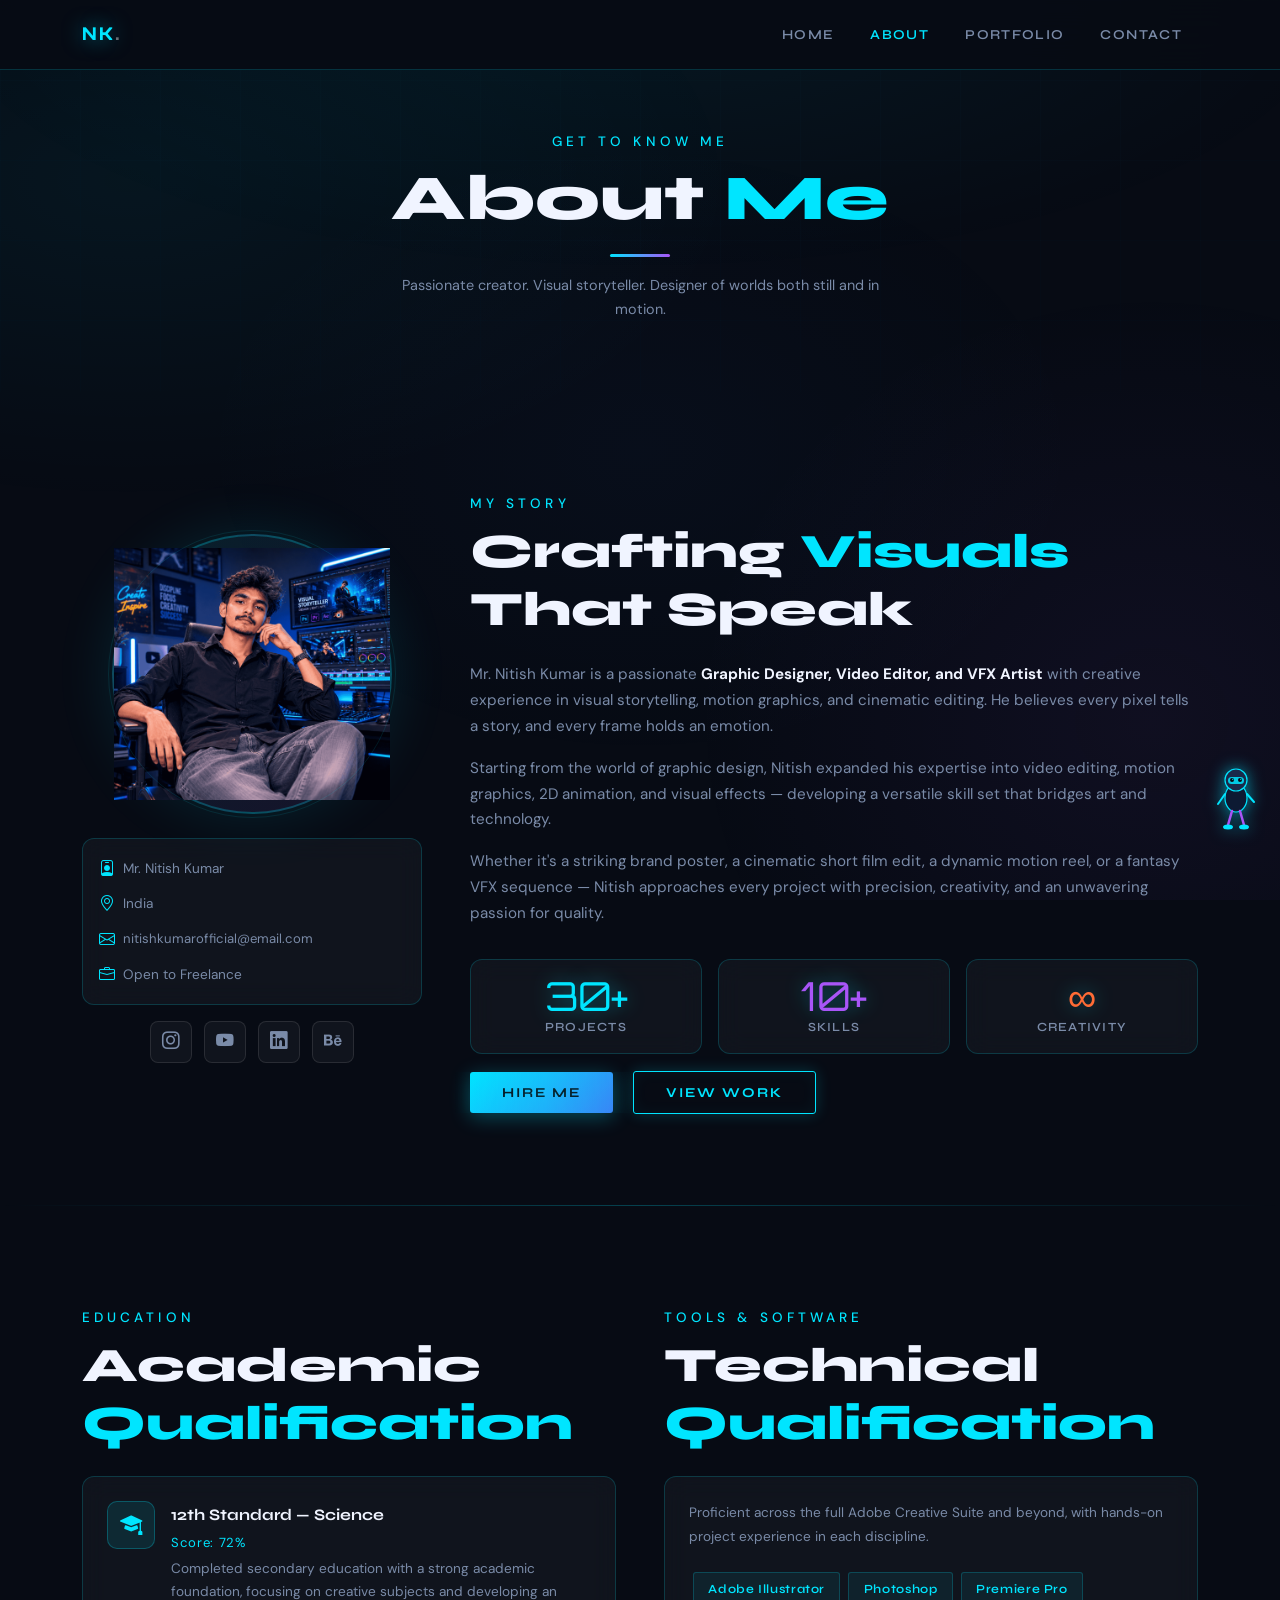
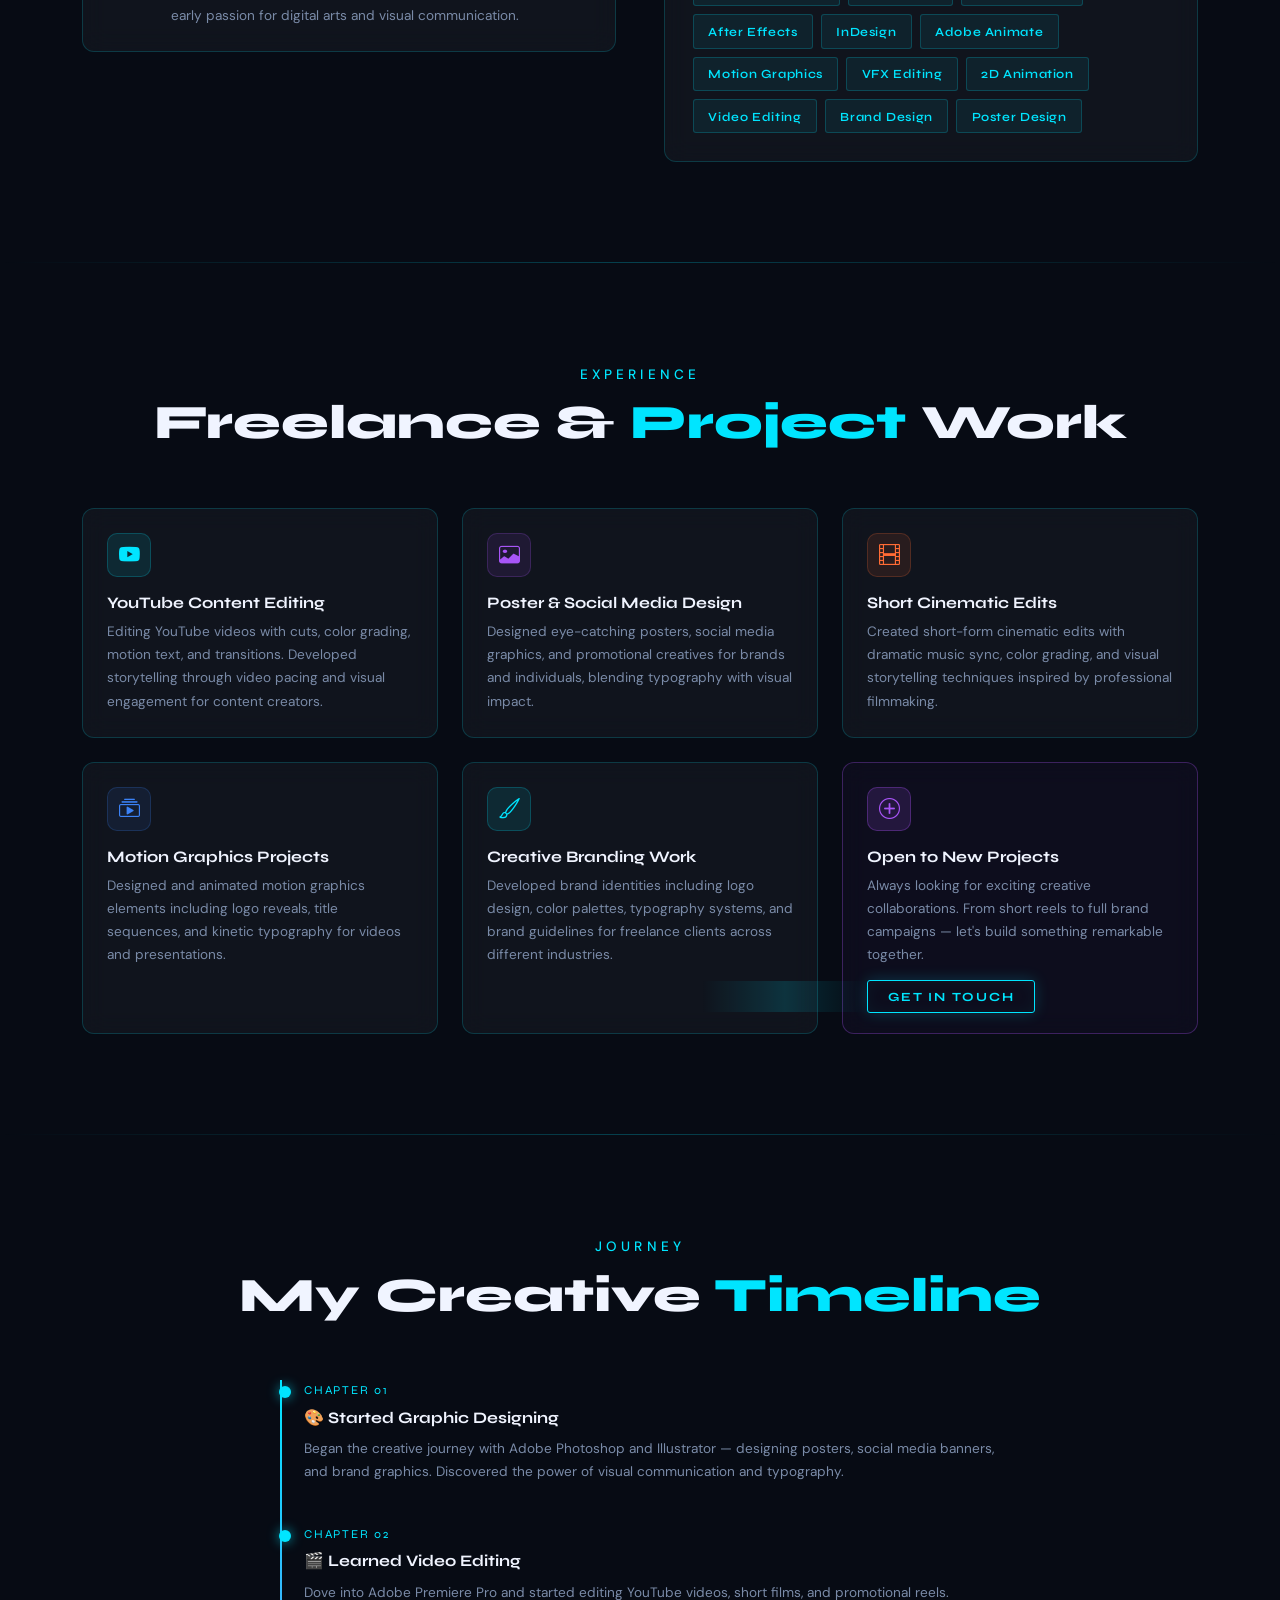
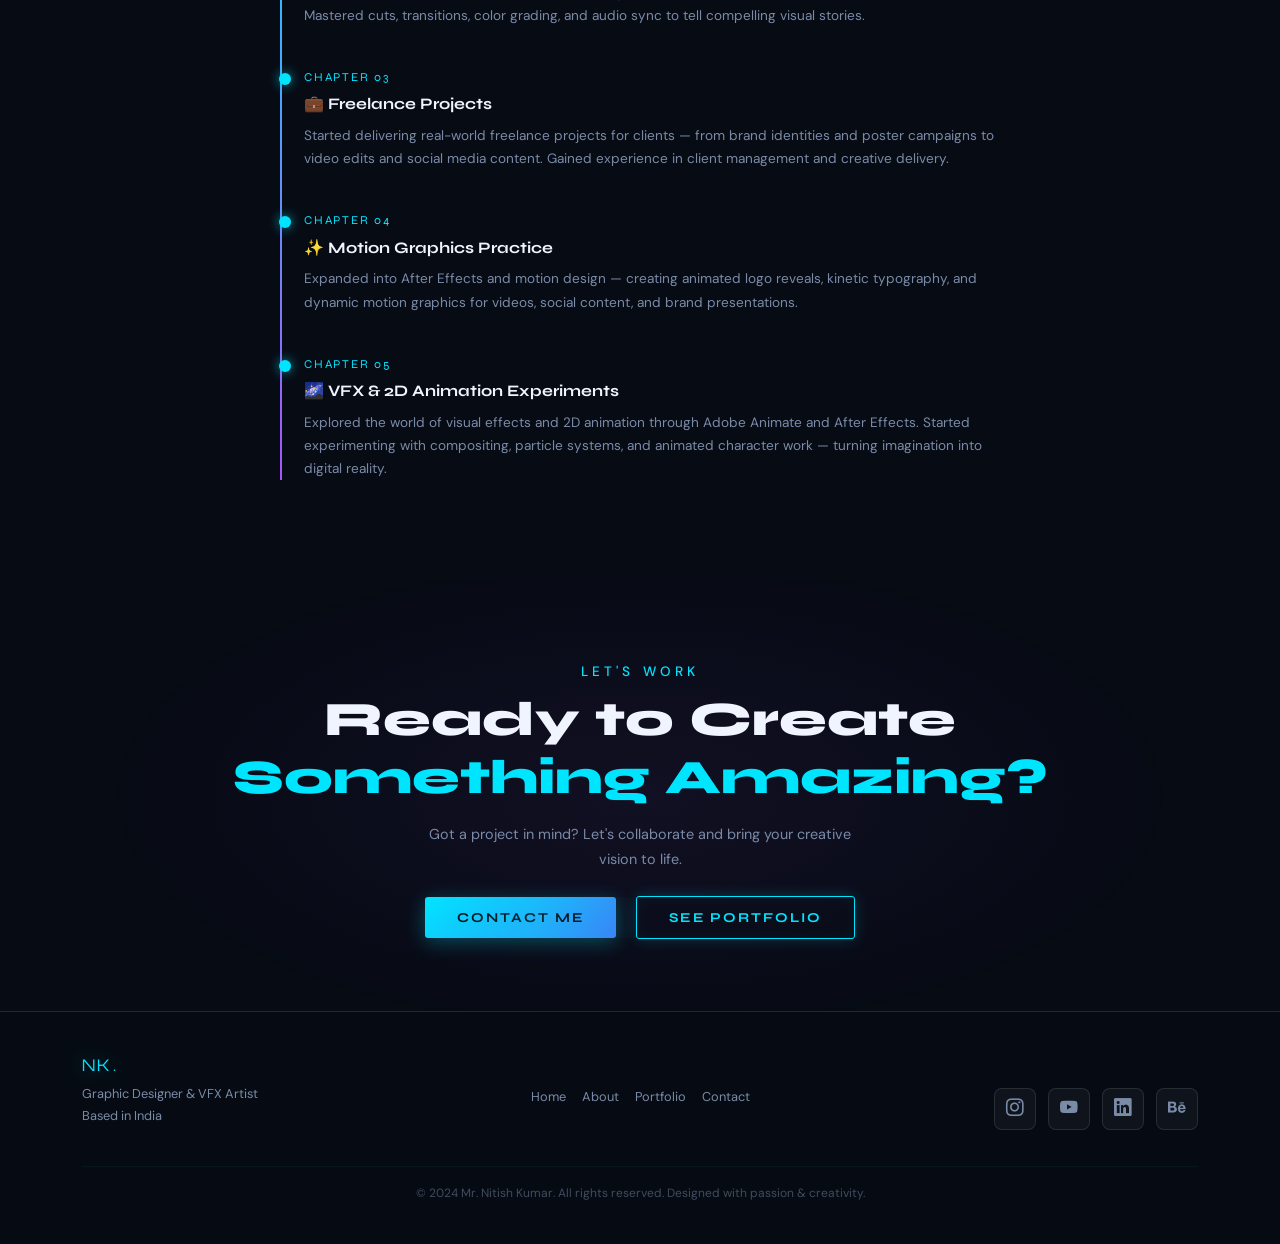
<file: about.html>
<!DOCTYPE html>
<html lang="en">
<head>
  <!-- ==========================================
       NITISH KUMAR PORTFOLIO | ABOUT PAGE
       ========================================== -->
  <meta charset="UTF-8" />
  <meta name="viewport" content="width=device-width, initial-scale=1.0" />
  <title>About | Nitish Kumar — Graphic Designer & VFX Artist</title>

  <link rel="stylesheet" href="https://cdn.jsdelivr.net/npm/bootstrap@5.3.2/dist/css/bootstrap.min.css" />
  <link rel="stylesheet" href="https://cdn.jsdelivr.net/npm/bootstrap-icons@1.11.3/font/bootstrap-icons.css" />
  <link rel="stylesheet" href="style.css" />
</head>
<body>

  <!-- ==========================================
       NAVBAR
       ========================================== -->
  <nav class="navbar navbar-expand-lg navbar-custom fixed-top" id="mainNav">
    <div class="container">
      <a class="navbar-brand display-font" href="index.html">NK<span style="color:#fff;opacity:.4">.</span></a>
      <button class="navbar-toggler" type="button" data-bs-toggle="collapse" data-bs-target="#navMenu">
        <span class="navbar-toggler-icon"></span>
      </button>
      <div class="collapse navbar-collapse" id="navMenu">
        <ul class="navbar-nav ms-auto gap-1">
          <li class="nav-item"><a class="nav-link" href="index.html">Home</a></li>
          <li class="nav-item"><a class="nav-link active" href="about.html">About</a></li>
          <li class="nav-item"><a class="nav-link" href="portfolio.html">Portfolio</a></li>
          <li class="nav-item"><a class="nav-link" href="contact.html">Contact</a></li>
        </ul>
      </div>
    </div>
  </nav>

  <!-- ==========================================
       PAGE BANNER
       ========================================== -->
  <section class="page-banner">
    <!-- Decorative lines -->
    <svg style="position:absolute;inset:0;width:100%;height:100%;opacity:.04;pointer-events:none" xmlns="http://www.w3.org/2000/svg">
      <defs><pattern id="pg" width="80" height="80" patternUnits="userSpaceOnUse">
        <path d="M80 0H0V80" fill="none" stroke="#00e5ff" stroke-width=".6"/>
      </pattern></defs>
      <rect width="100%" height="100%" fill="url(#pg)"/>
    </svg>
    <div class="container position-relative">
      <p class="section-subtitle">Get To Know Me</p>
      <h1 class="page-banner-title">About <span class="text-cyan">Me</span></h1>
      <div class="page-banner-line"></div>
      <p style="color:var(--text-muted);max-width:520px;margin:auto;font-size:.9rem;">
        Passionate creator. Visual storyteller. Designer of worlds both still and in motion.
      </p>
    </div>
  </section>

  <!-- ==========================================
       DETAILED ABOUT SECTION
       ========================================== -->
  <section class="section-pad">
    <div class="container">
      <div class="row align-items-center g-5">

        <!-- Profile Column -->
        <div class="col-lg-4 text-center reveal">
          <div class="profile-placeholder mx-auto mb-4">
          <img src="images/portfolio.png" alt=""/> </div>
          <!-- Quick-info badge list -->
          <div class="glass-card p-3 text-start mt-3">
            <div class="d-flex align-items-center gap-2 mb-2">
              <i class="bi bi-person-badge text-cyan"></i>
              <span style="font-size:.85rem;color:var(--text-muted)">Mr. Nitish Kumar</span>
            </div>
            <div class="d-flex align-items-center gap-2 mb-2">
              <i class="bi bi-geo-alt text-cyan"></i>
              <span style="font-size:.85rem;color:var(--text-muted)">India</span>
            </div>
            <div class="d-flex align-items-center gap-2 mb-2">
              <i class="bi bi-envelope text-cyan"></i>
              <span style="font-size:.82rem;color:var(--text-muted)">nitishkumarofficial@email.com</span>
            </div>
            <div class="d-flex align-items-center gap-2">
              <i class="bi bi-briefcase text-cyan"></i>
              <span style="font-size:.85rem;color:var(--text-muted)">Open to Freelance</span>
            </div>
          </div>
          <!-- Social -->
          <div class="social-links justify-content-center mt-3">
            <a href="#" class="social-link" title="Instagram"><i class="bi bi-instagram"></i></a>
            <a href="#" class="social-link" title="YouTube"><i class="bi bi-youtube"></i></a>
            <a href="#" class="social-link" title="LinkedIn"><i class="bi bi-linkedin"></i></a>
            <a href="#" class="social-link" title="Behance"><i class="bi bi-behance"></i></a>
          </div>
        </div>

        <!-- Text Column -->
        <div class="col-lg-8 reveal reveal-delay-2">
          <p class="section-subtitle">My Story</p>
          <h2 class="section-title mb-4">Crafting <span>Visuals</span> That Speak</h2>

          <p style="color:var(--text-muted);font-size:.95rem;margin-bottom:1rem;">
            Mr. Nitish Kumar is a passionate <strong style="color:var(--text-primary)">Graphic Designer, Video Editor, and VFX Artist</strong> with creative experience in visual storytelling, motion graphics, and cinematic editing. He believes every pixel tells a story, and every frame holds an emotion.
          </p>
          <p style="color:var(--text-muted);font-size:.95rem;margin-bottom:1rem;">
            Starting from the world of graphic design, Nitish expanded his expertise into video editing, motion graphics, 2D animation, and visual effects — developing a versatile skill set that bridges art and technology.
          </p>
          <p style="color:var(--text-muted);font-size:.95rem;margin-bottom:2rem;">
            Whether it's a striking brand poster, a cinematic short film edit, a dynamic motion reel, or a fantasy VFX sequence — Nitish approaches every project with precision, creativity, and an unwavering passion for quality.
          </p>

          <!-- Stat row -->
          <div class="row g-3 mb-4">
            <div class="col-4">
              <div class="glass-card p-3 text-center">
                <div class="stat-number">30+</div>
                <div class="stat-label">Projects</div>
              </div>
            </div>
            <div class="col-4">
              <div class="glass-card p-3 text-center">
                <div class="stat-number" style="color:var(--purple)">10+</div>
                <div class="stat-label">Skills</div>
              </div>
            </div>
            <div class="col-4">
              <div class="glass-card p-3 text-center">
                <div class="stat-number" style="color:var(--orange)">∞</div>
                <div class="stat-label">Creativity</div>
              </div>
            </div>
          </div>
          <a href="contact.html" class="btn-solid me-3">Hire Me</a>
          <a href="portfolio.html" class="btn-glow">View Work</a>
        </div>
      </div>
    </div>
  </section>

  <div class="glow-divider"></div>

  <!-- ==========================================
       QUALIFICATIONS
       ========================================== -->
  <section class="section-pad">
    <div class="container">
      <div class="row g-5">

        <!-- Academic -->
        <div class="col-md-6 reveal">
          <p class="section-subtitle">Education</p>
          <h3 class="section-title mb-4">Academic <span>Qualification</span></h3>
          <div class="glass-card p-4">
            <div class="d-flex gap-3 align-items-start">
              <div style="width:48px;height:48px;border-radius:10px;background:rgba(0,229,255,.1);border:1px solid rgba(0,229,255,.25);display:flex;align-items:center;justify-content:center;flex-shrink:0;">
                <i class="bi bi-mortarboard-fill text-cyan" style="font-size:1.4rem;"></i>
              </div>
              <div>
                <div style="font-family:var(--font-heading);font-weight:700;font-size:1rem;color:var(--text-primary);">12th Standard — Science</div>
                <div style="font-size:.82rem;color:var(--cyan);letter-spacing:.05em;margin:.2rem 0;">Score: 72%</div>
                <div style="font-size:.85rem;color:var(--text-muted);">Completed secondary education with a strong academic foundation, focusing on creative subjects and developing an early passion for digital arts and visual communication.</div>
              </div>
            </div>
          </div>
        </div>

        <!-- Technical Qualifications -->
        <div class="col-md-6 reveal reveal-delay-2">
          <p class="section-subtitle">Tools & Software</p>
          <h3 class="section-title mb-4">Technical <span>Qualification</span></h3>
          <div class="glass-card p-4">
            <p style="font-size:.85rem;color:var(--text-muted);margin-bottom:1.25rem;">Proficient across the full Adobe Creative Suite and beyond, with hands-on project experience in each discipline.</p>
            <div class="d-flex flex-wrap">
              <span class="qual-tag">Adobe Illustrator</span>
              <span class="qual-tag">Photoshop</span>
              <span class="qual-tag">Premiere Pro</span>
              <span class="qual-tag">After Effects</span>
              <span class="qual-tag">InDesign</span>
              <span class="qual-tag">Adobe Animate</span>
              <span class="qual-tag">Motion Graphics</span>
              <span class="qual-tag">VFX Editing</span>
              <span class="qual-tag">2D Animation</span>
              <span class="qual-tag">Video Editing</span>
              <span class="qual-tag">Brand Design</span>
              <span class="qual-tag">Poster Design</span>
            </div>
          </div>
        </div>
      </div>
    </div>
  </section>

  <div class="glow-divider"></div>

  <!-- ==========================================
       FREELANCE / PROJECT EXPERIENCE
       ========================================== -->
  <section class="section-pad">
    <div class="container">
      <div class="text-center mb-5 reveal">
        <p class="section-subtitle">Experience</p>
        <h2 class="section-title">Freelance & <span>Project</span> Work</h2>
      </div>

      <div class="row g-4">
        <!-- Experience Card 1 -->
        <div class="col-md-6 col-lg-4 reveal reveal-delay-1">
          <div class="glass-card p-4 h-100">
            <div style="width:44px;height:44px;border-radius:10px;background:rgba(0,229,255,.1);border:1px solid rgba(0,229,255,.2);display:flex;align-items:center;justify-content:center;margin-bottom:1rem;">
              <i class="bi bi-youtube text-cyan" style="font-size:1.3rem;"></i>
            </div>
            <h6 style="font-family:var(--font-heading);font-weight:700;color:var(--text-primary);margin-bottom:.5rem;">YouTube Content Editing</h6>
            <p style="font-size:.85rem;color:var(--text-muted);margin:0;">Editing YouTube videos with cuts, color grading, motion text, and transitions. Developed storytelling through video pacing and visual engagement for content creators.</p>
          </div>
        </div>
        <!-- Experience Card 2 -->
        <div class="col-md-6 col-lg-4 reveal reveal-delay-2">
          <div class="glass-card p-4 h-100">
            <div style="width:44px;height:44px;border-radius:10px;background:rgba(168,85,247,.1);border:1px solid rgba(168,85,247,.2);display:flex;align-items:center;justify-content:center;margin-bottom:1rem;">
              <i class="bi bi-image text-purple" style="font-size:1.3rem;"></i>
            </div>
            <h6 style="font-family:var(--font-heading);font-weight:700;color:var(--text-primary);margin-bottom:.5rem;">Poster & Social Media Design</h6>
            <p style="font-size:.85rem;color:var(--text-muted);margin:0;">Designed eye-catching posters, social media graphics, and promotional creatives for brands and individuals, blending typography with visual impact.</p>
          </div>
        </div>
        <!-- Experience Card 3 -->
        <div class="col-md-6 col-lg-4 reveal reveal-delay-3">
          <div class="glass-card p-4 h-100">
            <div style="width:44px;height:44px;border-radius:10px;background:rgba(255,107,53,.1);border:1px solid rgba(255,107,53,.2);display:flex;align-items:center;justify-content:center;margin-bottom:1rem;">
              <i class="bi bi-film text-orange" style="font-size:1.3rem;"></i>
            </div>
            <h6 style="font-family:var(--font-heading);font-weight:700;color:var(--text-primary);margin-bottom:.5rem;">Short Cinematic Edits</h6>
            <p style="font-size:.85rem;color:var(--text-muted);margin:0;">Created short-form cinematic edits with dramatic music sync, color grading, and visual storytelling techniques inspired by professional filmmaking.</p>
          </div>
        </div>
        <!-- Experience Card 4 -->
        <div class="col-md-6 col-lg-4 reveal reveal-delay-1">
          <div class="glass-card p-4 h-100">
            <div style="width:44px;height:44px;border-radius:10px;background:rgba(59,130,246,.1);border:1px solid rgba(59,130,246,.2);display:flex;align-items:center;justify-content:center;margin-bottom:1rem;">
              <i class="bi bi-collection-play" style="color:var(--blue);font-size:1.3rem;"></i>
            </div>
            <h6 style="font-family:var(--font-heading);font-weight:700;color:var(--text-primary);margin-bottom:.5rem;">Motion Graphics Projects</h6>
            <p style="font-size:.85rem;color:var(--text-muted);margin:0;">Designed and animated motion graphics elements including logo reveals, title sequences, and kinetic typography for videos and presentations.</p>
          </div>
        </div>
        <!-- Experience Card 5 -->
        <div class="col-md-6 col-lg-4 reveal reveal-delay-2">
          <div class="glass-card p-4 h-100">
            <div style="width:44px;height:44px;border-radius:10px;background:rgba(0,229,255,.1);border:1px solid rgba(0,229,255,.2);display:flex;align-items:center;justify-content:center;margin-bottom:1rem;">
              <i class="bi bi-brush text-cyan" style="font-size:1.3rem;"></i>
            </div>
            <h6 style="font-family:var(--font-heading);font-weight:700;color:var(--text-primary);margin-bottom:.5rem;">Creative Branding Work</h6>
            <p style="font-size:.85rem;color:var(--text-muted);margin:0;">Developed brand identities including logo design, color palettes, typography systems, and brand guidelines for freelance clients across different industries.</p>
          </div>
        </div>
        <!-- Experience Card 6: open to work -->
        <div class="col-md-6 col-lg-4 reveal reveal-delay-3">
          <div class="glass-card p-4 h-100" style="border-color:rgba(168,85,247,.3);background:rgba(168,85,247,.04);">
            <div style="width:44px;height:44px;border-radius:10px;background:rgba(168,85,247,.15);border:1px solid rgba(168,85,247,.3);display:flex;align-items:center;justify-content:center;margin-bottom:1rem;">
              <i class="bi bi-plus-circle text-purple" style="font-size:1.3rem;"></i>
            </div>
            <h6 style="font-family:var(--font-heading);font-weight:700;color:var(--text-primary);margin-bottom:.5rem;">Open to New Projects</h6>
            <p style="font-size:.85rem;color:var(--text-muted);margin:0 0 1rem;">Always looking for exciting creative collaborations. From short reels to full brand campaigns — let's build something remarkable together.</p>
            <a href="contact.html" class="btn-glow" style="font-size:.78rem;padding:.5rem 1.25rem;">Get in Touch</a>
          </div>
        </div>
      </div>
    </div>
  </section>

  <div class="glow-divider"></div>

  <!-- ==========================================
       ACHIEVEMENTS TIMELINE
       ========================================== -->
  <section class="section-pad">
    <div class="container">
      <div class="text-center mb-5 reveal">
        <p class="section-subtitle">Journey</p>
        <h2 class="section-title">My Creative <span>Timeline</span></h2>
      </div>

      <div class="row justify-content-center">
        <div class="col-lg-8 reveal reveal-delay-1">
          <div class="timeline">

            <div class="timeline-item">
              <div class="timeline-date">Chapter 01</div>
              <div class="timeline-title">🎨 Started Graphic Designing</div>
              <div class="timeline-desc">Began the creative journey with Adobe Photoshop and Illustrator — designing posters, social media banners, and brand graphics. Discovered the power of visual communication and typography.</div>
            </div>

            <div class="timeline-item">
              <div class="timeline-date">Chapter 02</div>
              <div class="timeline-title">🎬 Learned Video Editing</div>
              <div class="timeline-desc">Dove into Adobe Premiere Pro and started editing YouTube videos, short films, and promotional reels. Mastered cuts, transitions, color grading, and audio sync to tell compelling visual stories.</div>
            </div>

            <div class="timeline-item">
              <div class="timeline-date">Chapter 03</div>
              <div class="timeline-title">💼 Freelance Projects</div>
              <div class="timeline-desc">Started delivering real-world freelance projects for clients — from brand identities and poster campaigns to video edits and social media content. Gained experience in client management and creative delivery.</div>
            </div>

            <div class="timeline-item">
              <div class="timeline-date">Chapter 04</div>
              <div class="timeline-title">✨ Motion Graphics Practice</div>
              <div class="timeline-desc">Expanded into After Effects and motion design — creating animated logo reveals, kinetic typography, and dynamic motion graphics for videos, social content, and brand presentations.</div>
            </div>

            <div class="timeline-item">
              <div class="timeline-date">Chapter 05</div>
              <div class="timeline-title">🌌 VFX & 2D Animation Experiments</div>
              <div class="timeline-desc">Explored the world of visual effects and 2D animation through Adobe Animate and After Effects. Started experimenting with compositing, particle systems, and animated character work — turning imagination into digital reality.</div>
            </div>

          </div>
        </div>
      </div>
    </div>
  </section>

  <!-- ==========================================
       CTA BANNER
       ========================================== -->
  <section class="cta-section">
    <div class="container position-relative">
      <p class="section-subtitle">Let's Work</p>
      <h2 class="section-title mb-3">Ready to Create<br><span>Something Amazing?</span></h2>
      <p style="color:var(--text-muted);font-size:.9rem;margin-bottom:2rem;max-width:450px;margin-left:auto;margin-right:auto;">Got a project in mind? Let's collaborate and bring your creative vision to life.</p>
      <a href="contact.html" class="btn-solid me-3">Contact Me</a>
      <a href="portfolio.html" class="btn-glow">See Portfolio</a>
    </div>
  </section>

  <!-- ==========================================
       MASCOT
       ========================================== -->
  <div id="mascot" title="Hello! I'm NK's mascot 👋">
    <svg viewBox="0 0 52 80" xmlns="http://www.w3.org/2000/svg">
      <ellipse cx="26" cy="38" rx="11" ry="14" fill="#0d1a33" stroke="#00e5ff" stroke-width="1.2"/>
      <circle cx="26" cy="20" r="11" fill="#1a2a4a" stroke="#00e5ff" stroke-width="1.2"/>
      <rect x="18" y="17" width="16" height="7" rx="3.5" fill="#00e5ff" opacity=".85"/>
      <circle cx="22" cy="20" r="2" fill="#070b14"/>
      <circle cx="30" cy="20" r="2" fill="#070b14"/>
      <circle cx="22.7" cy="19.3" r=".6" fill="#00e5ff"/>
      <circle cx="30.7" cy="19.3" r=".6" fill="#00e5ff"/>
      <line x1="15" y1="34" x2="8" y2="44" stroke="#00e5ff" stroke-width="2" stroke-linecap="round"/>
      <line x1="37" y1="34" x2="44" y2="42" stroke="#00e5ff" stroke-width="2" stroke-linecap="round"/>
      <line x1="22" y1="51" x2="18" y2="65" stroke="#a855f7" stroke-width="2.5" stroke-linecap="round"/>
      <line x1="30" y1="51" x2="34" y2="65" stroke="#a855f7" stroke-width="2.5" stroke-linecap="round"/>
      <ellipse cx="18" cy="67" rx="5" ry="2.5" fill="#00e5ff"/>
      <ellipse cx="34" cy="67" rx="5" ry="2.5" fill="#00e5ff"/>
    </svg>
  </div>

  <!-- ==========================================
       FOOTER
       ========================================== -->
  <footer class="footer">
    <div class="container">
      <div class="row align-items-center">
        <div class="col-md-4 mb-3 mb-md-0">
          <div class="footer-brand mb-1">NK.</div>
          <p class="footer-text">Graphic Designer &amp; VFX Artist<br>Based in India</p>
        </div>
        <div class="col-md-4 mb-3 mb-md-0 text-center">
          <nav class="d-flex justify-content-center gap-3 flex-wrap">
            <a href="index.html" class="footer-text" style="color:var(--text-muted)">Home</a>
            <a href="about.html" class="footer-text" style="color:var(--text-muted)">About</a>
            <a href="portfolio.html" class="footer-text" style="color:var(--text-muted)">Portfolio</a>
            <a href="contact.html" class="footer-text" style="color:var(--text-muted)">Contact</a>
          </nav>
        </div>
        <div class="col-md-4 text-md-end">
          <div class="social-links justify-content-md-end">
            <a href="#" class="social-link" title="Instagram"><i class="bi bi-instagram"></i></a>
            <a href="#" class="social-link" title="YouTube"><i class="bi bi-youtube"></i></a>
            <a href="#" class="social-link" title="LinkedIn"><i class="bi bi-linkedin"></i></a>
            <a href="#" class="social-link" title="Behance"><i class="bi bi-behance"></i></a>
          </div>
        </div>
      </div>
      <hr class="footer-divider">
      <p class="footer-copy">&copy; 2024 Mr. Nitish Kumar. All rights reserved. Designed with passion &amp; creativity.</p>
    </div>
  </footer>

  <script src="https://cdn.jsdelivr.net/npm/bootstrap@5.3.2/dist/js/bootstrap.bundle.min.js"></script>
  <script>
    // Scroll reveal
    const revealEls = document.querySelectorAll('.reveal');
    const io = new IntersectionObserver(entries => {
      entries.forEach(e => { if (e.isIntersecting) { e.target.classList.add('visible'); io.unobserve(e.target); } });
    }, { threshold: 0.1 });
    revealEls.forEach(el => io.observe(el));

    // Mascot
    const mascot = document.getElementById('mascot');
    let lastScroll = 0;
    window.addEventListener('scroll', () => {
      const scrolled = window.scrollY;
      if (Math.abs(scrolled - lastScroll) > 2) {
        mascot.classList.add('mascot-run');
        clearTimeout(window._mTimer);
        window._mTimer = setTimeout(() => mascot.classList.remove('mascot-run'), 400);
      }
      mascot.style.bottom = (60 + Math.sin(scrolled * 0.01) * 8) + 'px';
      lastScroll = scrolled;
    });

    // Navbar scroll
    window.addEventListener('scroll', () => {
      document.getElementById('mainNav').style.padding = window.scrollY > 60 ? '.5rem 0' : '.9rem 0';
    });
  </script>
</body>
</html>
</file>
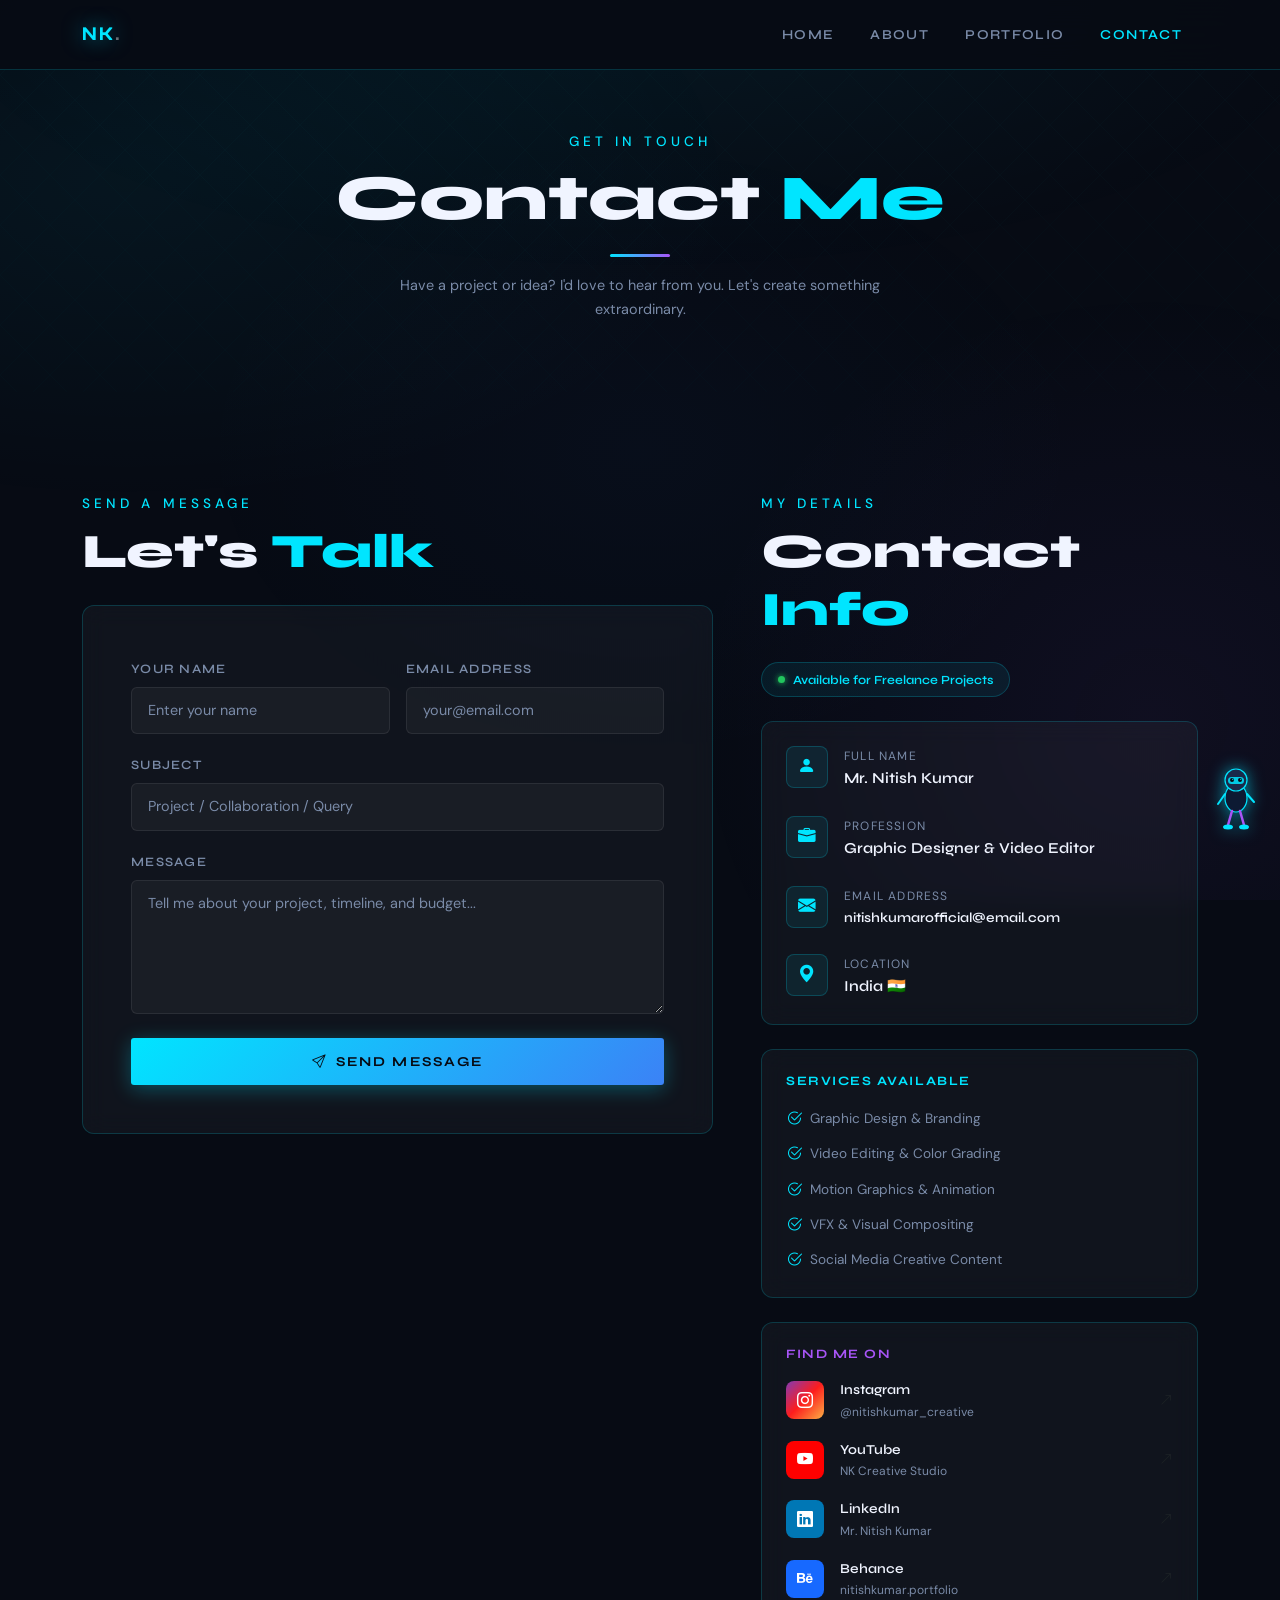
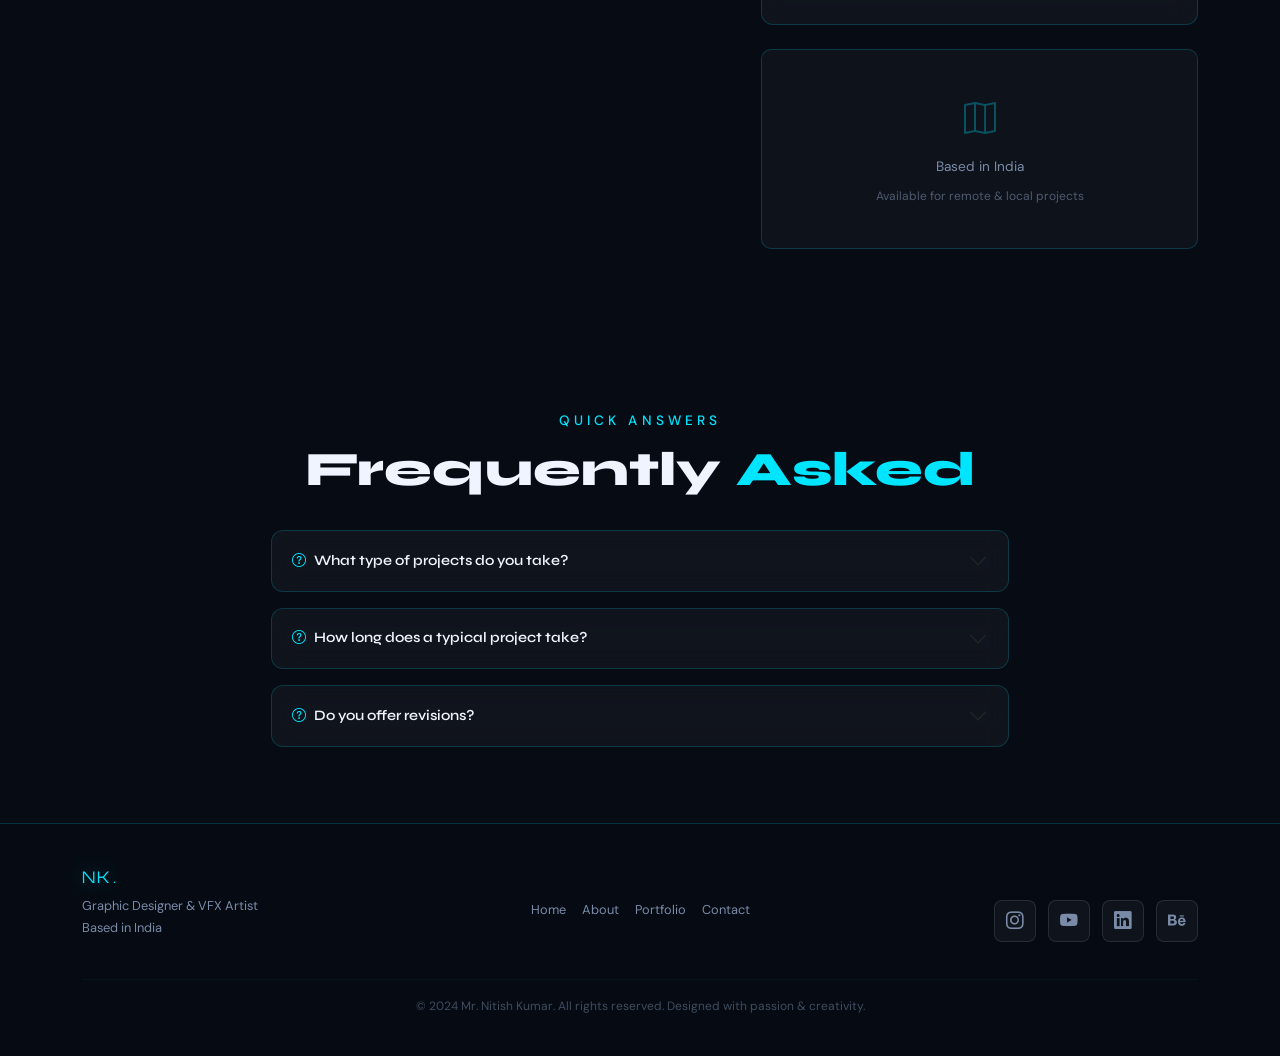
<file: contact.html>
<!DOCTYPE html>
<html lang="en">
<head>
  <!-- ==========================================
       NITISH KUMAR PORTFOLIO | CONTACT PAGE
       ========================================== -->
  <meta charset="UTF-8" />
  <meta name="viewport" content="width=device-width, initial-scale=1.0" />
  <title>Contact | Nitish Kumar — Graphic Designer & VFX Artist</title>

  <link rel="stylesheet" href="https://cdn.jsdelivr.net/npm/bootstrap@5.3.2/dist/css/bootstrap.min.css" />
  <link rel="stylesheet" href="https://cdn.jsdelivr.net/npm/bootstrap-icons@1.11.3/font/bootstrap-icons.css" />
  <link rel="stylesheet" href="style.css" />

  <style>
    /* ---- form success message ---- */
    .form-success {
      display: none;
      padding: 1rem 1.25rem;
      background: rgba(0,229,255,.08);
      border: 1px solid rgba(0,229,255,.3);
      border-radius: 8px;
      color: var(--cyan);
      font-family: var(--font-heading);
      font-size: .9rem;
      margin-top: 1rem;
    }

    /* ---- Map placeholder ---- */
    .map-placeholder {
      height: 200px;
      background: rgba(255,255,255,.03);
      border: 1px solid var(--border-glow);
      border-radius: 10px;
      display: flex;
      align-items: center;
      justify-content: center;
      flex-direction: column;
      gap: .5rem;
      margin-top: 1.5rem;
      color: var(--text-muted);
      font-size: .85rem;
    }

    /* ---- availability badge ---- */
    .avail-badge {
      display: inline-flex;
      align-items: center;
      gap: .5rem;
      background: rgba(0,229,255,.07);
      border: 1px solid rgba(0,229,255,.2);
      border-radius: 20px;
      padding: .35rem 1rem;
      font-size: .78rem;
      color: var(--cyan);
      font-family: var(--font-heading);
      font-weight: 600;
      margin-bottom: 1.5rem;
    }
    .avail-dot {
      width: 7px; height: 7px;
      border-radius: 50%;
      background: #22c55e;
      box-shadow: 0 0 6px #22c55e;
      animation: pulse-dot 1.5s infinite;
    }
    @keyframes pulse-dot {
      0%,100% { transform: scale(1); opacity:1; }
      50%      { transform: scale(1.4); opacity:.7; }
    }

    /* send btn loading state */
    .btn-sending { opacity:.7; pointer-events:none; }
  </style>
</head>
<body>

  <!-- ==========================================
       NAVBAR
       ========================================== -->
  <nav class="navbar navbar-expand-lg navbar-custom fixed-top" id="mainNav">
    <div class="container">
      <a class="navbar-brand display-font" href="index.html">NK<span style="color:#fff;opacity:.4">.</span></a>
      <button class="navbar-toggler" type="button" data-bs-toggle="collapse" data-bs-target="#navMenu">
        <span class="navbar-toggler-icon"></span>
      </button>
      <div class="collapse navbar-collapse" id="navMenu">
        <ul class="navbar-nav ms-auto gap-1">
          <li class="nav-item"><a class="nav-link" href="index.html">Home</a></li>
          <li class="nav-item"><a class="nav-link" href="about.html">About</a></li>
          <li class="nav-item"><a class="nav-link" href="portfolio.html">Portfolio</a></li>
          <li class="nav-item"><a class="nav-link active" href="contact.html">Contact</a></li>
        </ul>
      </div>
    </div>
  </nav>

  <!-- ==========================================
       PAGE BANNER
       ========================================== -->
  <section class="page-banner">
    <svg style="position:absolute;inset:0;width:100%;height:100%;opacity:.035;pointer-events:none" xmlns="http://www.w3.org/2000/svg">
      <defs>
        <pattern id="pg3" width="50" height="50" patternUnits="userSpaceOnUse">
          <path d="M25 0 L50 25 L25 50 L0 25 Z" fill="none" stroke="#00e5ff" stroke-width=".5"/>
        </pattern>
      </defs>
      <rect width="100%" height="100%" fill="url(#pg3)"/>
    </svg>
    <div class="container position-relative">
      <p class="section-subtitle">Get in Touch</p>
      <h1 class="page-banner-title">Contact <span class="text-cyan">Me</span></h1>
      <div class="page-banner-line"></div>
      <p style="color:var(--text-muted);max-width:500px;margin:auto;font-size:.9rem;">Have a project or idea? I'd love to hear from you. Let's create something extraordinary.</p>
    </div>
  </section>

  <!-- ==========================================
       CONTACT MAIN SECTION
       ========================================== -->
  <section class="section-pad">
    <div class="container">
      <div class="row g-5">

        <!-- LEFT: Contact Form -->
        <div class="col-lg-7 reveal">
          <p class="section-subtitle">Send a Message</p>
          <h2 class="section-title mb-4">Let's <span>Talk</span></h2>

          <div class="glass-card p-4 p-md-5">
            <div id="contactForm">
              <!-- Name & Email Row -->
              <div class="row g-3 mb-3">
                <div class="col-sm-6">
                  <label class="form-label">Your Name</label>
                  <input type="text" id="fname" class="form-control form-control-dark" placeholder="Enter your name" />
                </div>
                <div class="col-sm-6">
                  <label class="form-label">Email Address</label>
                  <input type="email" id="femail" class="form-control form-control-dark" placeholder="your@email.com" />
                </div>
              </div>

              <!-- Subject -->
              <div class="mb-3">
                <label class="form-label">Subject</label>
                <input type="text" id="fsubject" class="form-control form-control-dark" placeholder="Project / Collaboration / Query" />
              </div>

              <!-- Message -->
              <div class="mb-4">
                <label class="form-label">Message</label>
                <textarea id="fmessage" class="form-control form-control-dark" rows="5" placeholder="Tell me about your project, timeline, and budget..."></textarea>
              </div>

              <!-- Submit Button -->
              <button id="sendBtn" onclick="handleSend()" class="btn-solid w-100" style="cursor:pointer;border:none;width:100%;display:block;text-align:center;">
                <i class="bi bi-send me-2"></i>Send Message
              </button>

              <!-- Success message -->
              <div class="form-success" id="formSuccess">
                <i class="bi bi-check-circle me-2"></i>Message sent! I'll get back to you within 24 hours.
              </div>
            </div>
          </div>
        </div>

        <!-- RIGHT: Contact Info -->
        <div class="col-lg-5 reveal reveal-delay-2">
          <p class="section-subtitle">My Details</p>
          <h2 class="section-title mb-4">Contact <span>Info</span></h2>

          <!-- Availability badge -->
          <div class="avail-badge">
            <span class="avail-dot"></span>
            Available for Freelance Projects
          </div>

          <!-- Info Card -->
          <div class="glass-card p-4 mb-4">

            <div class="contact-info-item">
              <div class="contact-icon"><i class="bi bi-person-fill"></i></div>
              <div>
                <div class="contact-info-label">Full Name</div>
                <div class="contact-info-value">Mr. Nitish Kumar</div>
              </div>
            </div>

            <div class="contact-info-item">
              <div class="contact-icon"><i class="bi bi-briefcase-fill"></i></div>
              <div>
                <div class="contact-info-label">Profession</div>
                <div class="contact-info-value">Graphic Designer &amp; Video Editor</div>
              </div>
            </div>

            <div class="contact-info-item">
              <div class="contact-icon"><i class="bi bi-envelope-fill"></i></div>
              <div>
                <div class="contact-info-label">Email Address</div>
                <div class="contact-info-value" style="font-size:.85rem;">nitishkumarofficial@email.com</div>
              </div>
            </div>

            <div class="contact-info-item" style="margin-bottom:0">
              <div class="contact-icon"><i class="bi bi-geo-alt-fill"></i></div>
              <div>
                <div class="contact-info-label">Location</div>
                <div class="contact-info-value">India 🇮🇳</div>
              </div>
            </div>
          </div>

          <!-- Services Quick List -->
          <div class="glass-card p-4 mb-4">
            <h6 style="font-family:var(--font-heading);font-weight:700;font-size:.8rem;letter-spacing:.12em;text-transform:uppercase;color:var(--cyan);margin-bottom:1rem;">Services Available</h6>
            <div class="d-flex flex-column gap-2">
              <div class="d-flex align-items-center gap-2">
                <i class="bi bi-check2-circle text-cyan" style="font-size:1rem;"></i>
                <span style="font-size:.85rem;color:var(--text-muted)">Graphic Design &amp; Branding</span>
              </div>
              <div class="d-flex align-items-center gap-2">
                <i class="bi bi-check2-circle text-cyan" style="font-size:1rem;"></i>
                <span style="font-size:.85rem;color:var(--text-muted)">Video Editing &amp; Color Grading</span>
              </div>
              <div class="d-flex align-items-center gap-2">
                <i class="bi bi-check2-circle text-cyan" style="font-size:1rem;"></i>
                <span style="font-size:.85rem;color:var(--text-muted)">Motion Graphics &amp; Animation</span>
              </div>
              <div class="d-flex align-items-center gap-2">
                <i class="bi bi-check2-circle text-cyan" style="font-size:1rem;"></i>
                <span style="font-size:.85rem;color:var(--text-muted)">VFX &amp; Visual Compositing</span>
              </div>
              <div class="d-flex align-items-center gap-2">
                <i class="bi bi-check2-circle text-cyan" style="font-size:1rem;"></i>
                <span style="font-size:.85rem;color:var(--text-muted)">Social Media Creative Content</span>
              </div>
            </div>
          </div>

          <!-- Social Media Links -->
          <div class="glass-card p-4">
            <h6 style="font-family:var(--font-heading);font-weight:700;font-size:.8rem;letter-spacing:.12em;text-transform:uppercase;color:var(--purple);margin-bottom:1rem;">Find Me On</h6>
            <div class="d-flex flex-column gap-3">

              <a href="#" class="d-flex align-items-center gap-3 text-decoration-none" style="transition:all .25s;" onmouseover="this.style.marginLeft='6px'" onmouseout="this.style.marginLeft='0'">
                <div style="width:38px;height:38px;border-radius:8px;background:linear-gradient(135deg,#833ab4,#fd1d1d,#fcb045);display:flex;align-items:center;justify-content:center;">
                  <i class="bi bi-instagram" style="color:#fff;font-size:1rem;"></i>
                </div>
                <div>
                  <div style="font-family:var(--font-heading);font-weight:600;font-size:.85rem;color:var(--text-primary)">Instagram</div>
                  <div style="font-size:.75rem;color:var(--text-muted)">@nitishkumar_creative</div>
                </div>
                <i class="bi bi-arrow-up-right ms-auto text-muted" style="font-size:.8rem;"></i>
              </a>

              <a href="#" class="d-flex align-items-center gap-3 text-decoration-none" style="transition:all .25s;" onmouseover="this.style.marginLeft='6px'" onmouseout="this.style.marginLeft='0'">
                <div style="width:38px;height:38px;border-radius:8px;background:#ff0000;display:flex;align-items:center;justify-content:center;">
                  <i class="bi bi-youtube" style="color:#fff;font-size:1rem;"></i>
                </div>
                <div>
                  <div style="font-family:var(--font-heading);font-weight:600;font-size:.85rem;color:var(--text-primary)">YouTube</div>
                  <div style="font-size:.75rem;color:var(--text-muted)">NK Creative Studio</div>
                </div>
                <i class="bi bi-arrow-up-right ms-auto text-muted" style="font-size:.8rem;"></i>
              </a>

              <a href="#" class="d-flex align-items-center gap-3 text-decoration-none" style="transition:all .25s;" onmouseover="this.style.marginLeft='6px'" onmouseout="this.style.marginLeft='0'">
                <div style="width:38px;height:38px;border-radius:8px;background:#0077b5;display:flex;align-items:center;justify-content:center;">
                  <i class="bi bi-linkedin" style="color:#fff;font-size:1rem;"></i>
                </div>
                <div>
                  <div style="font-family:var(--font-heading);font-weight:600;font-size:.85rem;color:var(--text-primary)">LinkedIn</div>
                  <div style="font-size:.75rem;color:var(--text-muted)">Mr. Nitish Kumar</div>
                </div>
                <i class="bi bi-arrow-up-right ms-auto text-muted" style="font-size:.8rem;"></i>
              </a>

              <a href="#" class="d-flex align-items-center gap-3 text-decoration-none" style="transition:all .25s;" onmouseover="this.style.marginLeft='6px'" onmouseout="this.style.marginLeft='0'">
                <div style="width:38px;height:38px;border-radius:8px;background:#1769ff;display:flex;align-items:center;justify-content:center;">
                  <i class="bi bi-behance" style="color:#fff;font-size:1rem;"></i>
                </div>
                <div>
                  <div style="font-family:var(--font-heading);font-weight:600;font-size:.85rem;color:var(--text-primary)">Behance</div>
                  <div style="font-size:.75rem;color:var(--text-muted)">nitishkumar.portfolio</div>
                </div>
                <i class="bi bi-arrow-up-right ms-auto text-muted" style="font-size:.8rem;"></i>
              </a>

            </div>
          </div>

          <!-- Map Placeholder -->
          <div class="map-placeholder">
            <i class="bi bi-map" style="font-size:2rem;color:rgba(0,229,255,.3)"></i>
            <span>Based in India</span>
            <span style="font-size:.75rem;opacity:.6;">Available for remote &amp; local projects</span>
          </div>
        </div>

      </div><!-- /row -->
    </div>
  </section>

  <!-- ==========================================
       FAQ / QUICK ANSWERS
       ========================================== -->
  <section class="section-pad-sm">
    <div class="container">
      <div class="text-center mb-4 reveal">
        <p class="section-subtitle">Quick Answers</p>
        <h2 class="section-title">Frequently <span>Asked</span></h2>
      </div>
      <div class="row g-3 justify-content-center reveal reveal-delay-1">
        <div class="col-md-10 col-lg-8">

          <div class="accordion" id="faqAccordion" style="--bs-accordion-bg:transparent;">

            <div class="glass-card mb-3 overflow-hidden">
              <button class="accordion-button collapsed" type="button" data-bs-toggle="collapse" data-bs-target="#faq1"
                style="background:transparent;color:var(--text-primary);font-family:var(--font-heading);font-weight:600;font-size:.9rem;border:none;padding:1.1rem 1.25rem;width:100%;text-align:left;">
                <i class="bi bi-question-circle text-cyan me-2"></i>
                What type of projects do you take?
              </button>
              <div id="faq1" class="collapse" data-bs-parent="#faqAccordion">
                <div style="padding:.5rem 1.25rem 1.1rem;font-size:.85rem;color:var(--text-muted);">
                  I work on graphic design, video editing, motion graphics, VFX, and 2D animation projects. This includes YouTube videos, brand identities, social media content, logo design, cinematic edits, and motion reels.
                </div>
              </div>
            </div>

            <div class="glass-card mb-3 overflow-hidden">
              <button class="accordion-button collapsed" type="button" data-bs-toggle="collapse" data-bs-target="#faq2"
                style="background:transparent;color:var(--text-primary);font-family:var(--font-heading);font-weight:600;font-size:.9rem;border:none;padding:1.1rem 1.25rem;width:100%;text-align:left;">
                <i class="bi bi-question-circle text-cyan me-2"></i>
                How long does a typical project take?
              </button>
              <div id="faq2" class="collapse" data-bs-parent="#faqAccordion">
                <div style="padding:.5rem 1.25rem 1.1rem;font-size:.85rem;color:var(--text-muted);">
                  It depends on the scope. A logo design might take 2–4 days. A video edit can take 3–7 days. Motion graphics or full brand packages may take 1–2 weeks. I'll give you a clear timeline before starting.
                </div>
              </div>
            </div>

            <div class="glass-card mb-3 overflow-hidden">
              <button class="accordion-button collapsed" type="button" data-bs-toggle="collapse" data-bs-target="#faq3"
                style="background:transparent;color:var(--text-primary);font-family:var(--font-heading);font-weight:600;font-size:.9rem;border:none;padding:1.1rem 1.25rem;width:100%;text-align:left;">
                <i class="bi bi-question-circle text-cyan me-2"></i>
                Do you offer revisions?
              </button>
              <div id="faq3" class="collapse" data-bs-parent="#faqAccordion">
                <div style="padding:.5rem 1.25rem 1.1rem;font-size:.85rem;color:var(--text-muted);">
                  Yes! Every project includes revision rounds to ensure you're fully satisfied with the final output. Your creative vision is the priority.
                </div>
              </div>
            </div>

          </div><!-- /accordion -->

        </div>
      </div>
    </div>
  </section>

  <!-- Mascot -->
  <div id="mascot" title="Hello! I'm NK's mascot 👋">
    <svg viewBox="0 0 52 80" xmlns="http://www.w3.org/2000/svg">
      <ellipse cx="26" cy="38" rx="11" ry="14" fill="#0d1a33" stroke="#00e5ff" stroke-width="1.2"/>
      <circle cx="26" cy="20" r="11" fill="#1a2a4a" stroke="#00e5ff" stroke-width="1.2"/>
      <rect x="18" y="17" width="16" height="7" rx="3.5" fill="#00e5ff" opacity=".85"/>
      <circle cx="22" cy="20" r="2" fill="#070b14"/>
      <circle cx="30" cy="20" r="2" fill="#070b14"/>
      <circle cx="22.7" cy="19.3" r=".6" fill="#00e5ff"/>
      <circle cx="30.7" cy="19.3" r=".6" fill="#00e5ff"/>
      <line x1="15" y1="34" x2="8" y2="44" stroke="#00e5ff" stroke-width="2" stroke-linecap="round"/>
      <line x1="37" y1="34" x2="44" y2="42" stroke="#00e5ff" stroke-width="2" stroke-linecap="round"/>
      <line x1="22" y1="51" x2="18" y2="65" stroke="#a855f7" stroke-width="2.5" stroke-linecap="round"/>
      <line x1="30" y1="51" x2="34" y2="65" stroke="#a855f7" stroke-width="2.5" stroke-linecap="round"/>
      <ellipse cx="18" cy="67" rx="5" ry="2.5" fill="#00e5ff"/>
      <ellipse cx="34" cy="67" rx="5" ry="2.5" fill="#00e5ff"/>
    </svg>
  </div>

  <!-- ==========================================
       FOOTER
       ========================================== -->
  <footer class="footer">
    <div class="container">
      <div class="row align-items-center">
        <div class="col-md-4 mb-3 mb-md-0">
          <div class="footer-brand mb-1">NK.</div>
          <p class="footer-text">Graphic Designer &amp; VFX Artist<br>Based in India</p>
        </div>
        <div class="col-md-4 mb-3 mb-md-0 text-center">
          <nav class="d-flex justify-content-center gap-3 flex-wrap">
            <a href="index.html" class="footer-text" style="color:var(--text-muted)">Home</a>
            <a href="about.html" class="footer-text" style="color:var(--text-muted)">About</a>
            <a href="portfolio.html" class="footer-text" style="color:var(--text-muted)">Portfolio</a>
            <a href="contact.html" class="footer-text" style="color:var(--text-muted)">Contact</a>
          </nav>
        </div>
        <div class="col-md-4 text-md-end">
          <div class="social-links justify-content-md-end">
            <a href="#" class="social-link" title="Instagram"><i class="bi bi-instagram"></i></a>
            <a href="#" class="social-link" title="YouTube"><i class="bi bi-youtube"></i></a>
            <a href="#" class="social-link" title="LinkedIn"><i class="bi bi-linkedin"></i></a>
            <a href="#" class="social-link" title="Behance"><i class="bi bi-behance"></i></a>
          </div>
        </div>
      </div>
      <hr class="footer-divider">
      <p class="footer-copy">&copy; 2024 Mr. Nitish Kumar. All rights reserved. Designed with passion &amp; creativity.</p>
    </div>
  </footer>

  <script src="https://cdn.jsdelivr.net/npm/bootstrap@5.3.2/dist/js/bootstrap.bundle.min.js"></script>
  <script>
    // ---- FORM HANDLER ----
    function handleSend() {
      const name    = document.getElementById('fname').value.trim();
      const email   = document.getElementById('femail').value.trim();
      const subject = document.getElementById('fsubject').value.trim();
      const message = document.getElementById('fmessage').value.trim();

      if (!name || !email || !subject || !message) {
        // Highlight empty fields
        [fname, femail, fsubject, fmessage].forEach(id => {
          const el = document.getElementById(id) || document.getElementById('f'+id.replace('f',''));
          if (el && !el.value.trim()) el.style.borderColor = 'rgba(255,107,53,.5)';
        });
        ['fname','femail','fsubject','fmessage'].forEach(id => {
          const el = document.getElementById(id);
          if (el && !el.value.trim()) {
            el.style.borderColor = 'rgba(255,107,53,.5)';
            el.addEventListener('input', () => el.style.borderColor = '', {once:true});
          }
        });
        return;
      }

      // Simulate send
      const btn = document.getElementById('sendBtn');
      btn.classList.add('btn-sending');
      btn.innerHTML = '<i class="bi bi-hourglass-split me-2"></i>Sending...';

      setTimeout(() => {
        btn.style.display = 'none';
        document.getElementById('formSuccess').style.display = 'block';
        // Reset fields
        ['fname','femail','fsubject','fmessage'].forEach(id => {
          const el = document.getElementById(id);
          if (el) el.value = '';
        });
      }, 1500);
    }

    // ---- SCROLL REVEAL ----
    const io = new IntersectionObserver(entries => {
      entries.forEach(e => { if (e.isIntersecting) { e.target.classList.add('visible'); io.unobserve(e.target); } });
    }, { threshold: 0.1 });
    document.querySelectorAll('.reveal').forEach(el => io.observe(el));

    // ---- MASCOT ----
    const mascot = document.getElementById('mascot');
    let lastScroll = 0;
    window.addEventListener('scroll', () => {
      const scrolled = window.scrollY;
      if (Math.abs(scrolled - lastScroll) > 2) {
        mascot.classList.add('mascot-run');
        clearTimeout(window._mTimer);
        window._mTimer = setTimeout(() => mascot.classList.remove('mascot-run'), 400);
      }
      mascot.style.bottom = (60 + Math.sin(scrolled * 0.01) * 8) + 'px';
      lastScroll = scrolled;
    });

    // ---- NAVBAR ----
    window.addEventListener('scroll', () => {
      document.getElementById('mainNav').style.padding = window.scrollY > 60 ? '.5rem 0' : '.9rem 0';
    });
  </script>
</body>
</html>
</file>
<file: style.css>
/* ============================================
   NITISH KUMAR - PORTFOLIO STYLESHEET
   Dark Cinematic Theme | Cyan + Purple Accents
   ============================================ */

@import url('https://fonts.googleapis.com/css2?family=Syne:wght@400;600;700;800&family=DM+Sans:wght@300;400;500&family=Orbitron:wght@700;900&display=swap');

/* ---- CSS VARIABLES ---- */
:root {
  --bg-deep:       #070b14;
  --bg-card:       rgba(10, 16, 30, 0.75);
  --bg-glass:      rgba(255, 255, 255, 0.04);
  --cyan:          #00e5ff;
  --purple:        #a855f7;
  --orange:        #ff6b35;
  --blue:          #3b82f6;
  --text-primary:  #f0f4ff;
  --text-muted:    #7a8ba8;
  --border-glow:   rgba(0, 229, 255, 0.18);
  --font-display:  'Orbitron', sans-serif;
  --font-heading:  'Syne', sans-serif;
  --font-body:     'DM Sans', sans-serif;
}

/* ---- BASE ---- */
*, *::before, *::after { box-sizing: border-box; margin: 0; padding: 0; }

html { scroll-behavior: smooth; }

body {
  background: var(--bg-deep);
  color: var(--text-primary);
  font-family: var(--font-body);
  font-size: 16px;
  line-height: 1.7;
  overflow-x: hidden;
}

/* Animated gradient mesh background */
body::before {
  content: '';
  position: fixed;
  inset: 0;
  background:
    radial-gradient(ellipse 80% 60% at 10% 20%, rgba(0,229,255,0.05) 0%, transparent 60%),
    radial-gradient(ellipse 60% 80% at 90% 80%, rgba(168,85,247,0.06) 0%, transparent 60%),
    radial-gradient(ellipse 50% 50% at 50% 50%, rgba(59,130,246,0.03) 0%, transparent 70%);
  pointer-events: none;
  z-index: 0;
}

a { color: var(--cyan); text-decoration: none; transition: color .25s; }
a:hover { color: var(--purple); }

img { max-width: 100%; display: block; }

section { position: relative; z-index: 1; }

/* ---- TYPOGRAPHY ---- */
.display-font { font-family: var(--font-display); letter-spacing: 0.1em; }
.heading-font { font-family: var(--font-heading); }

.section-title {
  font-family: var(--font-heading);
  font-weight: 800;
  font-size: clamp(2rem, 5vw, 3rem);
  color: var(--text-primary);
  position: relative;
  display: inline-block;
}
.section-title span { color: var(--cyan); }

.section-subtitle {
  font-family: var(--font-body);
  font-size: .85rem;
  letter-spacing: .3em;
  text-transform: uppercase;
  color: var(--cyan);
  font-weight: 500;
  margin-bottom: .5rem;
}

/* ---- NAVBAR ---- */
.navbar-custom {
  background: rgba(7, 11, 20, 0.92) !important;
  backdrop-filter: blur(18px);
  -webkit-backdrop-filter: blur(18px);
  border-bottom: 1px solid var(--border-glow);
  padding: .9rem 0;
  transition: all .3s;
}

.navbar-brand {
  font-family: var(--font-display);
  font-size: 1.1rem;
  font-weight: 900;
  letter-spacing: .12em;
  color: var(--cyan) !important;
  text-shadow: 0 0 20px rgba(0,229,255,.5);
}

.navbar-nav .nav-link {
  font-family: var(--font-heading);
  font-weight: 600;
  font-size: .85rem;
  letter-spacing: .1em;
  color: var(--text-muted) !important;
  padding: .5rem 1rem !important;
  transition: color .25s;
  text-transform: uppercase;
}
.navbar-nav .nav-link:hover,
.navbar-nav .nav-link.active { color: var(--cyan) !important; }

.navbar-toggler { border-color: var(--border-glow); }
.navbar-toggler-icon { filter: invert(1); }

/* ---- BUTTONS ---- */
.btn-glow {
  background: transparent;
  border: 1.5px solid var(--cyan);
  color: var(--cyan);
  font-family: var(--font-heading);
  font-weight: 700;
  font-size: .85rem;
  letter-spacing: .15em;
  text-transform: uppercase;
  padding: .75rem 2rem;
  border-radius: 3px;
  position: relative;
  overflow: hidden;
  transition: all .35s;
  box-shadow: 0 0 15px rgba(0,229,255,.2), inset 0 0 15px rgba(0,229,255,.05);
}
.btn-glow::before {
  content: '';
  position: absolute;
  top: 0; left: -100%;
  width: 100%; height: 100%;
  background: linear-gradient(90deg, transparent, rgba(0,229,255,.15), transparent);
  transition: left .5s;
}
.btn-glow:hover::before { left: 100%; }
.btn-glow:hover {
  background: rgba(0,229,255,.1);
  color: #fff;
  box-shadow: 0 0 30px rgba(0,229,255,.4);
}

.btn-solid {
  background: linear-gradient(135deg, var(--cyan), var(--blue));
  border: none;
  color: var(--bg-deep);
  font-family: var(--font-heading);
  font-weight: 700;
  font-size: .85rem;
  letter-spacing: .15em;
  text-transform: uppercase;
  padding: .75rem 2rem;
  border-radius: 3px;
  transition: all .35s;
  box-shadow: 0 4px 20px rgba(0,229,255,.3);
}
.btn-solid:hover {
  transform: translateY(-2px);
  box-shadow: 0 8px 30px rgba(0,229,255,.5);
  color: var(--bg-deep);
}

/* ---- HERO CAROUSEL ---- */
.hero-carousel { height: 100vh; min-height: 600px; }

.carousel-item {
  height: 100vh;
  min-height: 600px;
  position: relative;
}

.hero-slide {
  width: 100%; height: 100%;
  position: absolute; inset: 0;
  display: flex; align-items: center; justify-content: center;
}

.hero-slide-bg {
  position: absolute; inset: 0;
  background-size: cover;
  background-position: center;
  filter: brightness(.35) saturate(1.2);
}

/* Slide backgrounds using gradients (placeholder for real images) */
.slide-1 .hero-slide-bg {
  background: linear-gradient(135deg, #0d1117 0%, #1a0533 50%, #000d1a 100%),
    url("data:image/svg+xml,%3Csvg width='600' height='400' xmlns='http://www.w3.org/2000/svg'%3E%3Cdefs%3E%3CradialGradient id='g' cx='50%25' cy='50%25'%3E%3Cstop offset='0%25' stop-color='%23a855f7' stop-opacity='.4'/%3E%3Cstop offset='100%25' stop-color='transparent'/%3E%3C/radialGradient%3E%3C/defs%3E%3Crect fill='url(%23g)' width='600' height='400'/%3E%3C/svg%3E");
}
.slide-2 .hero-slide-bg {
  background: linear-gradient(135deg, #001a1a 0%, #003333 50%, #000d0d 100%);
}
.slide-3 .hero-slide-bg {
  background: linear-gradient(135deg, #1a0a00 0%, #331500 50%, #0d0500 100%);
}
.slide-4 .hero-slide-bg {
  background: linear-gradient(135deg, #000d2e 0%, #001a5c 50%, #000714 100%);
}
.slide-5 .hero-slide-bg {
  background: linear-gradient(135deg, #0d001a 0%, #1a0033 50%, #050008 100%);
}

/* Abstract art overlays per slide */
.hero-slide-bg::after {
  content: '';
  position: absolute; inset: 0;
  opacity: .5;
}
.slide-1 .hero-slide-bg::after {
  background: radial-gradient(ellipse 80% 60% at 70% 40%, rgba(168,85,247,.3) 0%, transparent 65%);
}
.slide-2 .hero-slide-bg::after {
  background: radial-gradient(ellipse 70% 80% at 30% 60%, rgba(0,229,255,.3) 0%, transparent 65%);
}
.slide-3 .hero-slide-bg::after {
  background: radial-gradient(ellipse 90% 60% at 60% 30%, rgba(255,107,53,.3) 0%, transparent 65%);
}
.slide-4 .hero-slide-bg::after {
  background: radial-gradient(ellipse 70% 70% at 50% 50%, rgba(59,130,246,.3) 0%, transparent 65%);
}
.slide-5 .hero-slide-bg::after {
  background: radial-gradient(ellipse 80% 80% at 40% 50%, rgba(168,85,247,.25) 0%, transparent 65%);
}

.hero-content {
  position: relative; z-index: 2;
  text-align: center;
  padding: 0 1rem;
}

.hero-tag {
  display: inline-block;
  font-family: var(--font-display);
  font-size: .65rem;
  letter-spacing: .4em;
  color: var(--cyan);
  border: 1px solid rgba(0,229,255,.3);
  padding: .3rem 1.2rem;
  border-radius: 2px;
  margin-bottom: 1.5rem;
  text-transform: uppercase;
}

.hero-name {
  font-family: var(--font-heading);
  font-size: clamp(2.5rem, 8vw, 5.5rem);
  font-weight: 800;
  line-height: 1.05;
  color: #fff;
  text-shadow: 0 0 60px rgba(0,229,255,.2);
  margin-bottom: .75rem;
}
.hero-name span { color: var(--cyan); }

.hero-role {
  font-family: var(--font-body);
  font-size: clamp(.9rem, 2vw, 1.1rem);
  color: var(--text-muted);
  letter-spacing: .05em;
  margin-bottom: .5rem;
}

#typed-text {
  font-family: var(--font-heading);
  font-size: clamp(1rem, 2.5vw, 1.4rem);
  color: var(--purple);
  font-weight: 600;
  min-height: 2rem;
  display: block;
  margin-bottom: 2rem;
}
#typed-cursor {
  color: var(--cyan);
  animation: blink 1s infinite;
}
@keyframes blink { 0%,100% { opacity:1; } 50% { opacity:0; } }

.hero-btns { display: flex; gap: 1rem; justify-content: center; flex-wrap: wrap; }

/* carousel controls */
.carousel-control-prev,
.carousel-control-next {
  width: 5%;
  opacity: .6;
}
.carousel-indicators [data-bs-target] {
  width: 30px; height: 3px;
  background: var(--cyan);
  opacity: .4;
  border: none;
  border-radius: 0;
}
.carousel-indicators .active { opacity: 1; }

/* ---- SECTIONS GENERAL ---- */
.section-pad { padding: 100px 0; }
.section-pad-sm { padding: 60px 0; }

/* ---- ABOUT PREVIEW ---- */
.about-preview-img {
  width: 280px; height: 280px;
  border-radius: 50%;
  border: 2px solid rgba(0,229,255,.3);
  box-shadow: 0 0 60px rgba(0,229,255,.15);
  object-fit: cover;
  margin: 0 auto;
  background: linear-gradient(135deg, #0a1020, #1a0533);
  display: flex; align-items: center; justify-content: center;
  overflow: hidden;
}
.profile-placeholder {
  width: 280px; height: 280px;
  border-radius: 50%;
  background: linear-gradient(135deg, rgba(0,229,255,.1), rgba(168,85,247,.1));
  border: 2px solid rgba(0,229,255,.25);
  display: flex; align-items: center; justify-content: center;
  margin: 0 auto;
  font-size: 5rem;
  box-shadow: 0 0 60px rgba(0,229,255,.12);
  position: relative;
}
.profile-placeholder::before {
  content: '';
  position: absolute; inset: -6px;
  border-radius: 50%;
  border: 1px solid rgba(0,229,255,.1);
  animation: spin 8s linear infinite;
}
@keyframes spin { to { transform: rotate(360deg); } }

/* ---- GLASS CARD ---- */
.glass-card {
  background: var(--bg-glass);
  backdrop-filter: blur(12px);
  -webkit-backdrop-filter: blur(12px);
  border: 1px solid var(--border-glow);
  border-radius: 12px;
  transition: transform .3s, box-shadow .3s, border-color .3s;
}
.glass-card:hover {
  transform: translateY(-6px);
  box-shadow: 0 20px 60px rgba(0,229,255,.1);
  border-color: rgba(0,229,255,.35);
}

/* ---- PORTFOLIO CARDS ---- */
.portfolio-card {
  position: relative;
  border-radius: 10px;
  overflow: hidden;
  cursor: pointer;
  aspect-ratio: 4/3;
}
.portfolio-card-bg {
  width: 100%; height: 100%;
  background-size: cover;
  background-position: center;
  transition: transform .5s;
}
.portfolio-card:hover .portfolio-card-bg { transform: scale(1.08); }

.portfolio-card-overlay {
  position: absolute; inset: 0;
  background: linear-gradient(to top, rgba(7,11,20,.92) 0%, rgba(7,11,20,.2) 60%, transparent 100%);
  display: flex; flex-direction: column;
  justify-content: flex-end;
  padding: 1.25rem;
  opacity: 0;
  transition: opacity .35s;
}
.portfolio-card:hover .portfolio-card-overlay { opacity: 1; }

.portfolio-card-title {
  font-family: var(--font-heading);
  font-weight: 700;
  font-size: 1rem;
  color: #fff;
}
.portfolio-card-cat {
  font-size: .75rem;
  color: var(--cyan);
  letter-spacing: .1em;
  text-transform: uppercase;
}

/* ---- SKILL BARS ---- */
.skill-bar-wrap { margin-bottom: 1.25rem; }
.skill-label {
  display: flex; justify-content: space-between;
  font-size: .85rem;
  color: var(--text-muted);
  margin-bottom: .4rem;
  font-family: var(--font-heading);
  font-weight: 600;
}
.skill-label span:last-child { color: var(--cyan); }

.progress {
  height: 6px;
  background: rgba(255,255,255,.06);
  border-radius: 3px;
  overflow: visible;
}
.progress-bar {
  border-radius: 3px;
  position: relative;
  transition: width 1.5s cubic-bezier(.4,0,.2,1);
}
.progress-bar.cyan-bar {
  background: linear-gradient(90deg, var(--blue), var(--cyan));
  box-shadow: 0 0 10px rgba(0,229,255,.5);
}
.progress-bar.purple-bar {
  background: linear-gradient(90deg, #6366f1, var(--purple));
  box-shadow: 0 0 10px rgba(168,85,247,.5);
}
.progress-bar::after {
  content: '';
  position: absolute;
  right: -2px; top: 50%;
  transform: translateY(-50%);
  width: 10px; height: 10px;
  border-radius: 50%;
  background: inherit;
  box-shadow: 0 0 8px currentColor;
}

/* ---- ACHIEVEMENT CARDS ---- */
.achievement-card {
  padding: 1.75rem;
  text-align: center;
}
.achievement-icon {
  font-size: 2.5rem;
  margin-bottom: .75rem;
  display: block;
}
.achievement-title {
  font-family: var(--font-heading);
  font-weight: 700;
  font-size: 1rem;
  color: var(--text-primary);
  margin-bottom: .4rem;
}
.achievement-desc {
  font-size: .8rem;
  color: var(--text-muted);
}

/* ---- TIMELINE ---- */
.timeline { position: relative; padding-left: 2rem; }
.timeline::before {
  content: '';
  position: absolute;
  left: .5rem; top: 0; bottom: 0;
  width: 2px;
  background: linear-gradient(to bottom, var(--cyan), var(--purple));
}
.timeline-item { position: relative; padding-bottom: 2.5rem; }
.timeline-item::before {
  content: '';
  position: absolute;
  left: -1.57rem; top: 6px;
  width: 12px; height: 12px;
  border-radius: 50%;
  background: var(--cyan);
  box-shadow: 0 0 12px rgba(0,229,255,.7);
}
.timeline-item:last-child { padding-bottom: 0; }
.timeline-date {
  font-size: .75rem;
  letter-spacing: .15em;
  color: var(--cyan);
  text-transform: uppercase;
  font-family: var(--font-heading);
}
.timeline-title {
  font-family: var(--font-heading);
  font-weight: 700;
  font-size: 1rem;
  color: var(--text-primary);
  margin: .2rem 0 .4rem;
}
.timeline-desc { font-size: .85rem; color: var(--text-muted); }

/* ---- TESTIMONIALS ---- */
.testimonial-card {
  padding: 2rem;
  position: relative;
}
.testimonial-card::before {
  content: '"';
  font-size: 5rem;
  color: var(--cyan);
  opacity: .15;
  position: absolute;
  top: .5rem; left: 1.25rem;
  line-height: 1;
  font-family: Georgia, serif;
}
.testimonial-text {
  font-size: .9rem;
  color: var(--text-muted);
  font-style: italic;
  margin-bottom: 1rem;
  padding-top: 1rem;
}
.testimonial-name {
  font-family: var(--font-heading);
  font-weight: 700;
  font-size: .9rem;
  color: var(--text-primary);
}
.testimonial-role { font-size: .75rem; color: var(--cyan); }

/* ---- CONTACT FORM ---- */
.form-control-dark {
  background: rgba(255,255,255,.04) !important;
  border: 1px solid rgba(255,255,255,.08) !important;
  color: var(--text-primary) !important;
  border-radius: 6px;
  padding: .75rem 1rem;
  font-family: var(--font-body);
  font-size: .9rem;
  transition: border-color .25s, box-shadow .25s;
}
.form-control-dark:focus {
  border-color: rgba(0,229,255,.4) !important;
  box-shadow: 0 0 0 3px rgba(0,229,255,.08) !important;
  background: rgba(255,255,255,.06) !important;
  outline: none;
}
.form-control-dark::placeholder { color: var(--text-muted); }

.form-label {
  font-family: var(--font-heading);
  font-size: .8rem;
  letter-spacing: .1em;
  text-transform: uppercase;
  color: var(--text-muted);
  margin-bottom: .4rem;
  font-weight: 600;
}

/* ---- CONTACT INFO ---- */
.contact-info-item {
  display: flex;
  align-items: flex-start;
  gap: 1rem;
  margin-bottom: 1.5rem;
}
.contact-icon {
  width: 42px; height: 42px;
  border-radius: 8px;
  background: rgba(0,229,255,.08);
  border: 1px solid rgba(0,229,255,.2);
  display: flex; align-items: center; justify-content: center;
  font-size: 1.1rem;
  color: var(--cyan);
  flex-shrink: 0;
}
.contact-info-label { font-size: .75rem; color: var(--text-muted); text-transform: uppercase; letter-spacing: .1em; }
.contact-info-value { font-family: var(--font-heading); font-weight: 600; color: var(--text-primary); font-size: .95rem; }

/* ---- SOCIAL LINKS ---- */
.social-links { display: flex; gap: .75rem; flex-wrap: wrap; margin-top: 1.5rem; }
.social-link {
  width: 42px; height: 42px;
  border-radius: 8px;
  background: rgba(255,255,255,.04);
  border: 1px solid rgba(255,255,255,.1);
  display: flex; align-items: center; justify-content: center;
  font-size: 1.1rem;
  color: var(--text-muted);
  transition: all .25s;
}
.social-link:hover {
  background: rgba(0,229,255,.12);
  border-color: rgba(0,229,255,.35);
  color: var(--cyan);
  transform: translateY(-3px);
  box-shadow: 0 8px 20px rgba(0,229,255,.2);
}

/* ---- FOOTER ---- */
.footer {
  background: rgba(7,11,20,.95);
  border-top: 1px solid var(--border-glow);
  padding: 2.5rem 0 1.5rem;
}
.footer-brand {
  font-family: var(--font-display);
  color: var(--cyan);
  font-size: 1rem;
  letter-spacing: .15em;
  text-shadow: 0 0 20px rgba(0,229,255,.4);
}
.footer-text { font-size: .8rem; color: var(--text-muted); }
.footer-divider { border-color: var(--border-glow); margin: 1.5rem 0 1rem; }
.footer-copy { font-size: .75rem; color: rgba(122,139,168,.5); text-align: center; }

/* ---- TABS (Portfolio) ---- */
.nav-tabs-custom {
  border-bottom: 1px solid var(--border-glow);
  gap: .5rem;
  flex-wrap: wrap;
}
.nav-tabs-custom .nav-link {
  background: transparent;
  border: 1px solid rgba(255,255,255,.08) !important;
  color: var(--text-muted);
  border-radius: 4px !important;
  font-family: var(--font-heading);
  font-size: .78rem;
  font-weight: 600;
  letter-spacing: .1em;
  text-transform: uppercase;
  padding: .5rem 1.25rem;
  transition: all .25s;
}
.nav-tabs-custom .nav-link.active,
.nav-tabs-custom .nav-link:hover {
  background: rgba(0,229,255,.1) !important;
  border-color: rgba(0,229,255,.3) !important;
  color: var(--cyan) !important;
}

/* ---- PAGE HEADER BANNER ---- */
.page-banner {
  padding: 130px 0 70px;
  position: relative;
  text-align: center;
  overflow: hidden;
}
.page-banner::before {
  content: '';
  position: absolute; inset: 0;
  background: radial-gradient(ellipse 80% 100% at 50% 0%, rgba(0,229,255,.06) 0%, transparent 70%);
}
.page-banner-title {
  font-family: var(--font-heading);
  font-size: clamp(2.5rem, 6vw, 4rem);
  font-weight: 800;
  position: relative;
}
.page-banner-line {
  width: 60px; height: 3px;
  background: linear-gradient(90deg, var(--cyan), var(--purple));
  margin: 1rem auto;
  border-radius: 2px;
}

/* ---- CTA SECTION ---- */
.cta-section {
  text-align: center;
  padding: 80px 0;
  position: relative;
}
.cta-section::before {
  content: '';
  position: absolute; inset: 0;
  background: radial-gradient(ellipse 60% 80% at 50% 50%, rgba(168,85,247,.07) 0%, transparent 70%);
}

/* ---- RUNNING MASCOT ---- */
#mascot {
  position: fixed;
  right: 18px;
  bottom: 60px;
  z-index: 999;
  width: 52px;
  pointer-events: none;
  filter: drop-shadow(0 0 8px rgba(0,229,255,.6));
  transition: transform .1s;
  animation: mascot-idle 0.5s steps(2) infinite;
}
@keyframes mascot-idle {
  0%   { transform: translateY(0); }
  50%  { transform: translateY(-3px); }
  100% { transform: translateY(0); }
}
.mascot-run {
  animation: mascot-run-anim 0.3s steps(2) infinite !important;
}
@keyframes mascot-run-anim {
  0%   { transform: translateY(0) scaleX(1); }
  50%  { transform: translateY(-5px) scaleX(1); }
  100% { transform: translateY(0) scaleX(1); }
}

/* ---- DIVIDERS / DECORATIVE ---- */
.glow-divider {
  height: 1px;
  background: linear-gradient(90deg, transparent, var(--cyan), transparent);
  opacity: .25;
  margin: 0;
}

.accent-dot {
  display: inline-block;
  width: 6px; height: 6px;
  border-radius: 50%;
  background: var(--cyan);
  box-shadow: 0 0 8px rgba(0,229,255,.8);
  margin: 0 .4rem;
  vertical-align: middle;
}

/* ---- STAT COUNTER ---- */
.stat-number {
  font-family: var(--font-display);
  font-size: 2.5rem;
  color: var(--cyan);
  line-height: 1;
  text-shadow: 0 0 20px rgba(0,229,255,.4);
}
.stat-label {
  font-size: .78rem;
  color: var(--text-muted);
  letter-spacing: .1em;
  text-transform: uppercase;
  font-family: var(--font-heading);
  font-weight: 600;
}

/* ---- ABOUT PAGE SPECIFICS ---- */
.qual-tag {
  display: inline-block;
  background: rgba(0,229,255,.07);
  border: 1px solid rgba(0,229,255,.2);
  color: var(--cyan);
  font-size: .78rem;
  font-family: var(--font-heading);
  font-weight: 600;
  padding: .35rem .9rem;
  border-radius: 3px;
  margin: .25rem;
  letter-spacing: .05em;
  transition: all .25s;
}
.qual-tag:hover {
  background: rgba(0,229,255,.15);
  transform: translateY(-2px);
}

/* ---- RESPONSIVE ---- */
@media (max-width: 991px) {
  .section-pad { padding: 70px 0; }
  .hero-carousel, .carousel-item { height: 95vh; }
}

@media (max-width: 767px) {
  .section-pad { padding: 50px 0; }
  .hero-btns { flex-direction: column; align-items: center; }
  #mascot { right: 10px; width: 40px; }
}

@media (max-width: 575px) {
  .hero-carousel, .carousel-item { height: auto; min-height: 100vh; }
  .hero-content { padding-top: 80px; padding-bottom: 80px; }
}

/* ---- SCROLLBAR ---- */
::-webkit-scrollbar { width: 5px; }
::-webkit-scrollbar-track { background: var(--bg-deep); }
::-webkit-scrollbar-thumb { background: rgba(0,229,255,.3); border-radius: 3px; }
::-webkit-scrollbar-thumb:hover { background: rgba(0,229,255,.5); }

/* ---- UTILITY ---- */
.text-cyan { color: var(--cyan) !important; }
.text-purple { color: var(--purple) !important; }
.text-orange { color: var(--orange) !important; }
.text-muted-custom { color: var(--text-muted) !important; }
.bg-glass { background: var(--bg-glass); }
.border-glow { border: 1px solid var(--border-glow); }

/* fade-in on scroll */
.reveal {
  opacity: 0;
  transform: translateY(30px);
  transition: opacity .7s ease, transform .7s ease;
}
.reveal.visible {
  opacity: 1;
  transform: translateY(0);
}
.reveal-delay-1 { transition-delay: .1s; }
.reveal-delay-2 { transition-delay: .2s; }
.reveal-delay-3 { transition-delay: .3s; }
.reveal-delay-4 { transition-delay: .4s; }
</file>
